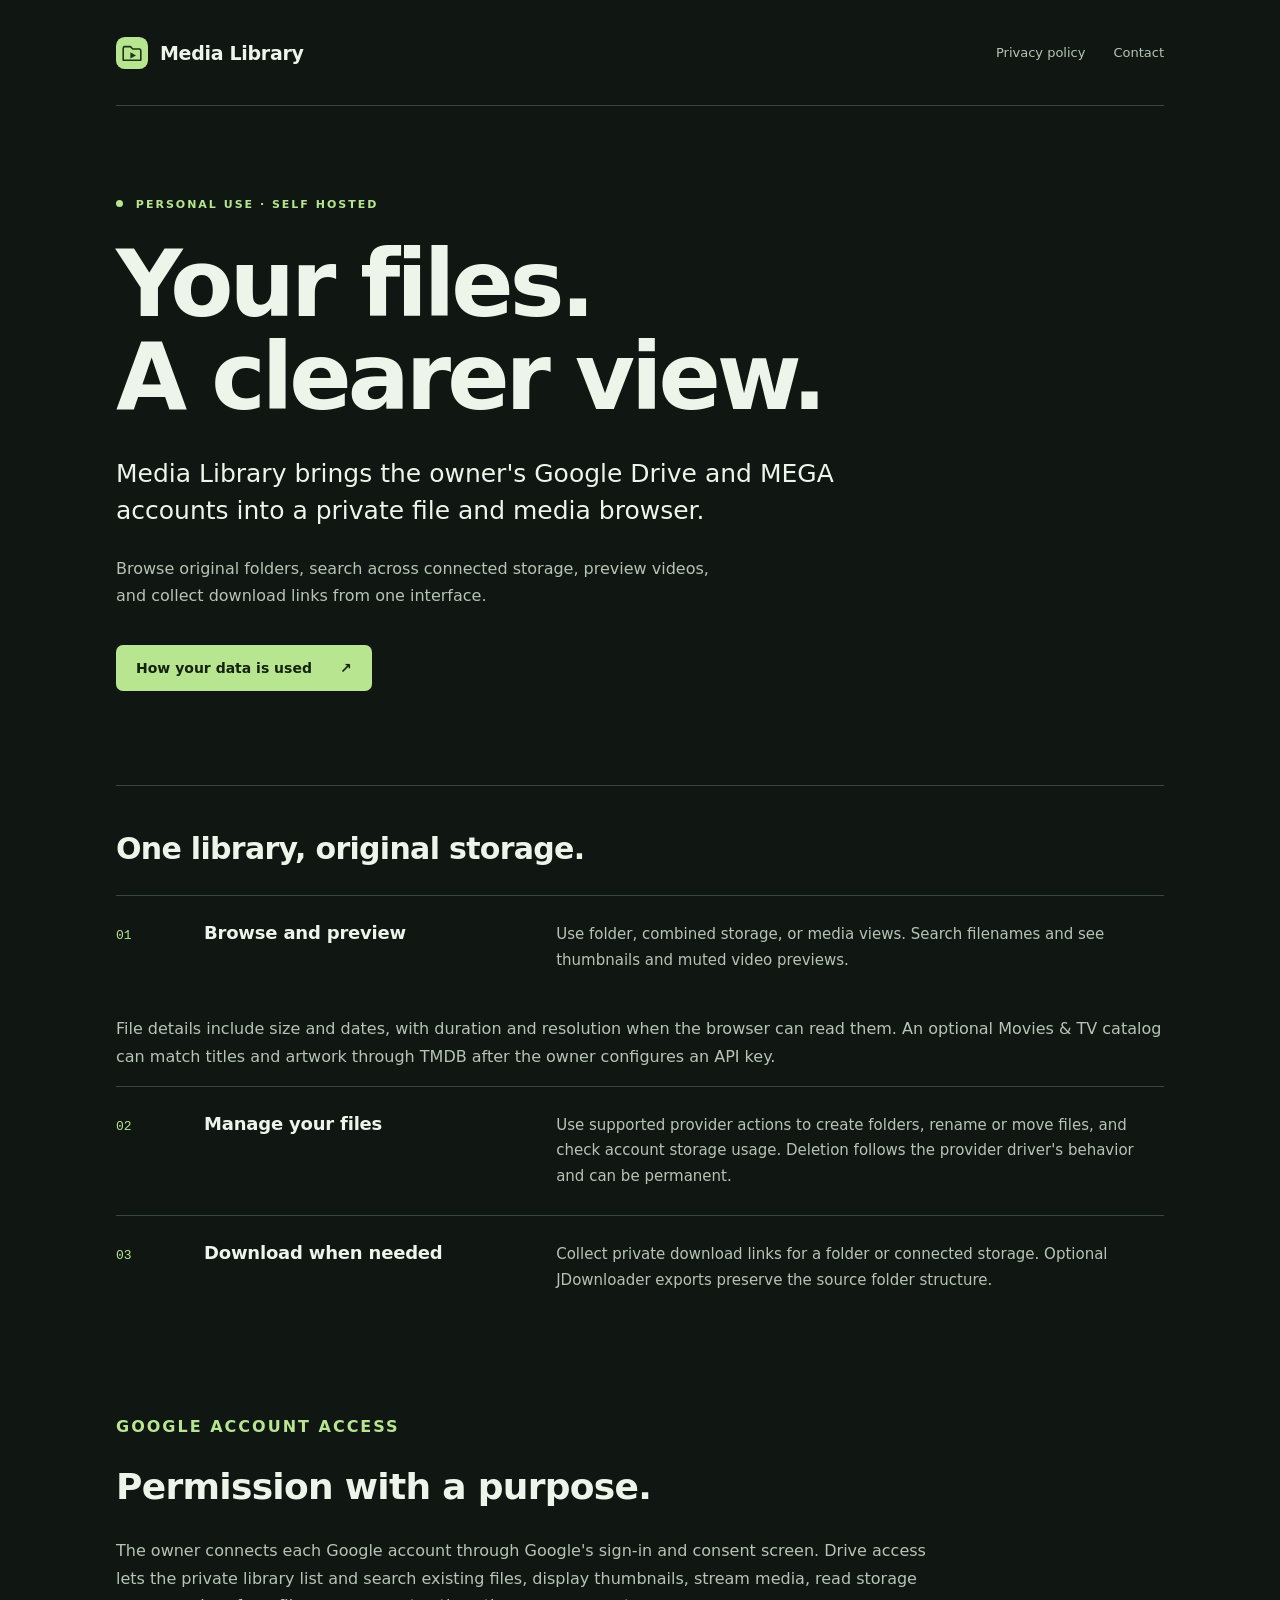
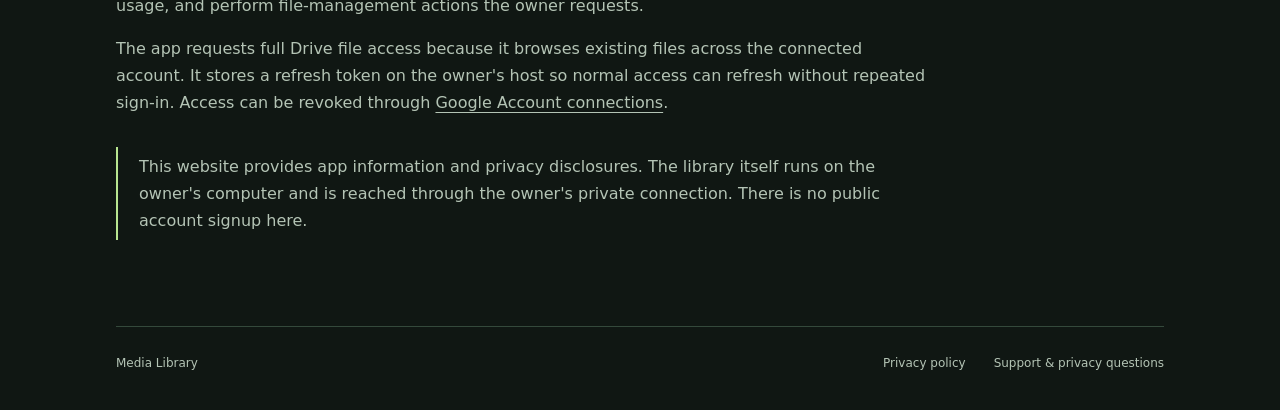
<file: index.html>
<!doctype html>
<html lang="en">
<head>
  <meta charset="utf-8">
  <meta name="viewport" content="width=device-width, initial-scale=1">
  <meta name="description" content="Media Library is a private, self-hosted browser for files and media in the owner's Google Drive and MEGA accounts.">
  <meta name="referrer" content="strict-origin-when-cross-origin">
  <meta http-equiv="Content-Security-Policy" content="default-src 'none'; style-src 'self'; img-src 'self'; base-uri 'none'; form-action 'none'">
  <link rel="canonical" href="https://rayaana.github.io/media-library-info/">
  <link rel="icon" href="icon.svg" type="image/svg+xml">
  <link rel="stylesheet" href="style.css">
  <title>Media Library — Private cloud media browser</title>
</head>
<body>
  <a class="skip" href="#main">Skip to content</a>
  <div class="shell">
    <header class="site-header">
      <a class="brand" href="./"><img src="icon.svg" width="32" height="32" alt="">Media Library</a>
      <nav aria-label="Main navigation"><a href="privacy.html">Privacy policy</a><a href="https://github.com/RayaanA/media-library-info/issues">Contact</a></nav>
    </header>
    <main id="main">
      <section class="hero" aria-labelledby="title">
        <p class="eyebrow"><span class="dot" aria-hidden="true"></span> PERSONAL USE · SELF HOSTED</p>
        <h1 id="title">Your files.<br>A clearer view.</h1>
        <p class="intro">Media Library brings the owner's Google Drive and MEGA accounts into a private file and media browser.</p>
        <p class="hero-detail">Browse original folders, search across connected storage, preview videos, and collect download links from one interface.</p>
        <a class="button" href="privacy.html">How your data is used <span aria-hidden="true">↗</span></a>
      </section>
      <section class="features" aria-labelledby="features-title">
        <h2 id="features-title">One library, original storage.</h2>
        <div class="feature"><span class="number" aria-hidden="true">01</span><h3>Browse and preview</h3><p>Use folder, combined storage, or media views. Search filenames and see thumbnails and muted video previews.</p></div>
        <p>File details include size and dates, with duration and resolution when the browser can read them. An optional Movies &amp; TV catalog can match titles and artwork through TMDB after the owner configures an API key.</p>
        <div class="feature"><span class="number" aria-hidden="true">02</span><h3>Manage your files</h3><p>Use supported provider actions to create folders, rename or move files, and check account storage usage. Deletion follows the provider driver's behavior and can be permanent.</p></div>
        <div class="feature"><span class="number" aria-hidden="true">03</span><h3>Download when needed</h3><p>Collect private download links for a folder or connected storage. Optional JDownloader exports preserve the source folder structure.</p></div>
      </section>
      <section class="access" aria-labelledby="access-title">
        <p class="eyebrow">GOOGLE ACCOUNT ACCESS</p>
        <h2 id="access-title">Permission with a purpose.</h2>
        <p>The owner connects each Google account through Google's sign-in and consent screen. Drive access lets the private library list and search existing files, display thumbnails, stream media, read storage usage, and perform file-management actions the owner requests.</p>
        <p>The app requests full Drive file access because it browses existing files across the connected account. It stores a refresh token on the owner's host so normal access can refresh without repeated sign-in. Access can be revoked through <a href="https://myaccount.google.com/connections">Google Account connections</a>.</p>
        <p class="notice">This website provides app information and privacy disclosures. The library itself runs on the owner's computer and is reached through the owner's private connection. There is no public account signup here.</p>
      </section>
    </main>
    <footer><span>Media Library</span><a href="privacy.html">Privacy policy</a><a href="https://github.com/RayaanA/media-library-info/issues">Support &amp; privacy questions</a></footer>
  </div>
</body>
</html>
</file>
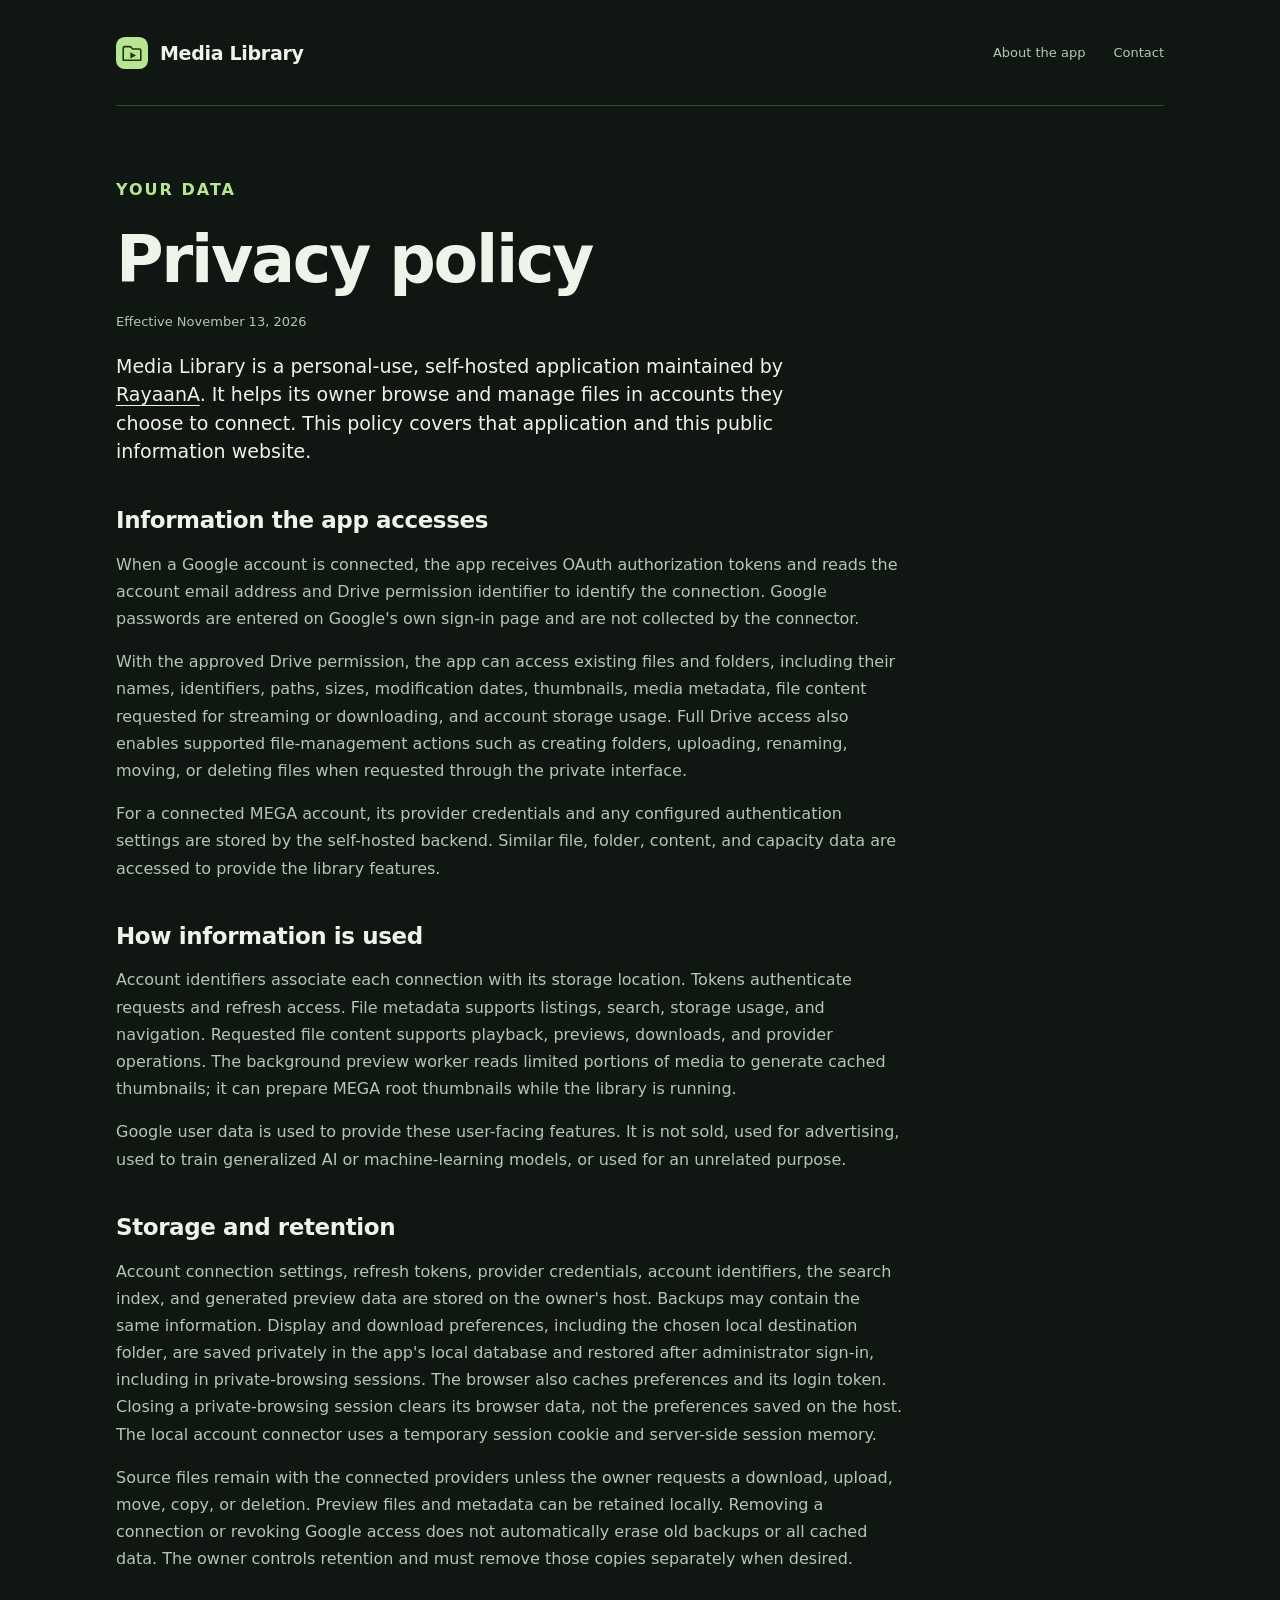
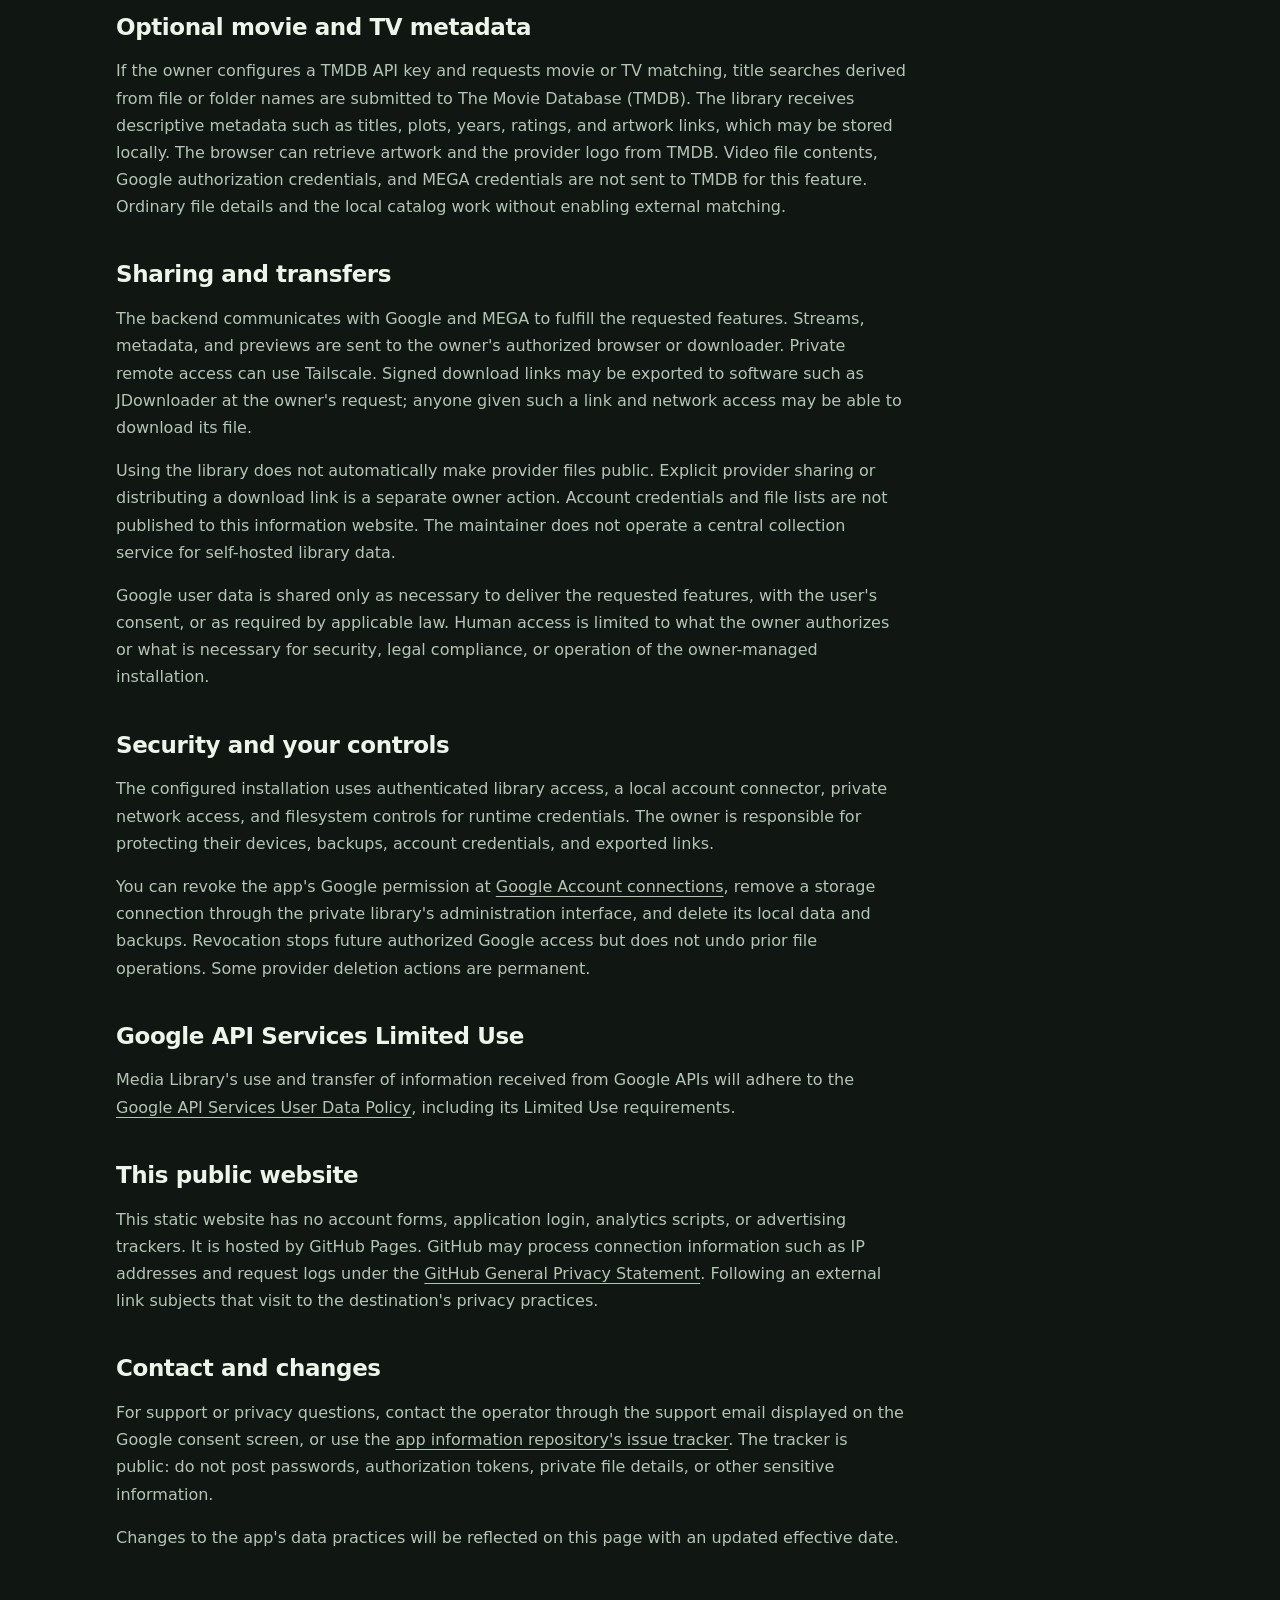
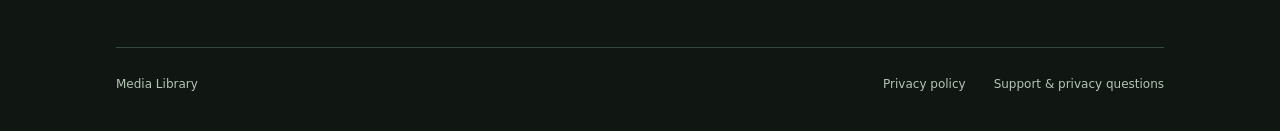
<file: privacy.html>
<!doctype html>
<html lang="en">
<head>
  <meta charset="utf-8">
  <meta name="viewport" content="width=device-width, initial-scale=1">
  <meta name="description" content="How Media Library accesses, uses, stores, and shares Google Drive and other connected account data.">
  <meta name="referrer" content="strict-origin-when-cross-origin">
  <meta http-equiv="Content-Security-Policy" content="default-src 'none'; style-src 'self'; img-src 'self'; base-uri 'none'; form-action 'none'">
  <link rel="canonical" href="https://rayaana.github.io/media-library-info/privacy.html">
  <link rel="icon" href="icon.svg" type="image/svg+xml">
  <link rel="stylesheet" href="style.css">
  <title>Privacy policy — Media Library</title>
</head>
<body>
  <a class="skip" href="#main">Skip to content</a>
  <div class="shell">
    <header class="site-header">
      <a class="brand" href="./"><img src="icon.svg" width="32" height="32" alt="">Media Library</a>
      <nav aria-label="Main navigation"><a href="./">About the app</a><a href="https://github.com/RayaanA/media-library-info/issues">Contact</a></nav>
    </header>
    <main id="main" class="policy">
      <p class="eyebrow">YOUR DATA</p>
      <h1>Privacy policy</h1>
      <p class="updated">Effective November 13, 2026</p>
      <p class="intro">Media Library is a personal-use, self-hosted application maintained by <a href="https://github.com/RayaanA">RayaanA</a>. It helps its owner browse and manage files in accounts they choose to connect. This policy covers that application and this public information website.</p>

      <h2>Information the app accesses</h2>
      <p>When a Google account is connected, the app receives OAuth authorization tokens and reads the account email address and Drive permission identifier to identify the connection. Google passwords are entered on Google's own sign-in page and are not collected by the connector.</p>
      <p>With the approved Drive permission, the app can access existing files and folders, including their names, identifiers, paths, sizes, modification dates, thumbnails, media metadata, file content requested for streaming or downloading, and account storage usage. Full Drive access also enables supported file-management actions such as creating folders, uploading, renaming, moving, or deleting files when requested through the private interface.</p>
      <p>For a connected MEGA account, its provider credentials and any configured authentication settings are stored by the self-hosted backend. Similar file, folder, content, and capacity data are accessed to provide the library features.</p>

      <h2>How information is used</h2>
      <p>Account identifiers associate each connection with its storage location. Tokens authenticate requests and refresh access. File metadata supports listings, search, storage usage, and navigation. Requested file content supports playback, previews, downloads, and provider operations. The background preview worker reads limited portions of media to generate cached thumbnails; it can prepare MEGA root thumbnails while the library is running.</p>
      <p>Google user data is used to provide these user-facing features. It is not sold, used for advertising, used to train generalized AI or machine-learning models, or used for an unrelated purpose.</p>

      <h2>Storage and retention</h2>
      <p>Account connection settings, refresh tokens, provider credentials, account identifiers, the search index, and generated preview data are stored on the owner's host. Backups may contain the same information. Display and download preferences, including the chosen local destination folder, are saved privately in the app's local database and restored after administrator sign-in, including in private-browsing sessions. The browser also caches preferences and its login token. Closing a private-browsing session clears its browser data, not the preferences saved on the host. The local account connector uses a temporary session cookie and server-side session memory.</p>
      <p>Source files remain with the connected providers unless the owner requests a download, upload, move, copy, or deletion. Preview files and metadata can be retained locally. Removing a connection or revoking Google access does not automatically erase old backups or all cached data. The owner controls retention and must remove those copies separately when desired.</p>

      <h2>Optional movie and TV metadata</h2>
      <p>If the owner configures a TMDB API key and requests movie or TV matching, title searches derived from file or folder names are submitted to The Movie Database (TMDB). The library receives descriptive metadata such as titles, plots, years, ratings, and artwork links, which may be stored locally. The browser can retrieve artwork and the provider logo from TMDB. Video file contents, Google authorization credentials, and MEGA credentials are not sent to TMDB for this feature. Ordinary file details and the local catalog work without enabling external matching.</p>

      <h2>Sharing and transfers</h2>
      <p>The backend communicates with Google and MEGA to fulfill the requested features. Streams, metadata, and previews are sent to the owner's authorized browser or downloader. Private remote access can use Tailscale. Signed download links may be exported to software such as JDownloader at the owner's request; anyone given such a link and network access may be able to download its file.</p>
      <p>Using the library does not automatically make provider files public. Explicit provider sharing or distributing a download link is a separate owner action. Account credentials and file lists are not published to this information website. The maintainer does not operate a central collection service for self-hosted library data.</p>
      <p>Google user data is shared only as necessary to deliver the requested features, with the user's consent, or as required by applicable law. Human access is limited to what the owner authorizes or what is necessary for security, legal compliance, or operation of the owner-managed installation.</p>

      <h2>Security and your controls</h2>
      <p>The configured installation uses authenticated library access, a local account connector, private network access, and filesystem controls for runtime credentials. The owner is responsible for protecting their devices, backups, account credentials, and exported links.</p>
      <p>You can revoke the app's Google permission at <a href="https://myaccount.google.com/connections">Google Account connections</a>, remove a storage connection through the private library's administration interface, and delete its local data and backups. Revocation stops future authorized Google access but does not undo prior file operations. Some provider deletion actions are permanent.</p>

      <h2>Google API Services Limited Use</h2>
      <p>Media Library's use and transfer of information received from Google APIs will adhere to the <a href="https://developers.google.com/terms/api-services-user-data-policy">Google API Services User Data Policy</a>, including its Limited Use requirements.</p>

      <h2>This public website</h2>
      <p>This static website has no account forms, application login, analytics scripts, or advertising trackers. It is hosted by GitHub Pages. GitHub may process connection information such as IP addresses and request logs under the <a href="https://docs.github.com/en/site-policy/privacy-policies/github-general-privacy-statement">GitHub General Privacy Statement</a>. Following an external link subjects that visit to the destination's privacy practices.</p>

      <h2>Contact and changes</h2>
      <p>For support or privacy questions, contact the operator through the support email displayed on the Google consent screen, or use the <a href="https://github.com/RayaanA/media-library-info/issues">app information repository's issue tracker</a>. The tracker is public: do not post passwords, authorization tokens, private file details, or other sensitive information.</p>
      <p>Changes to the app's data practices will be reflected on this page with an updated effective date.</p>
    </main>
    <footer><a href="./">Media Library</a><a href="privacy.html" aria-current="page">Privacy policy</a><a href="https://github.com/RayaanA/media-library-info/issues">Support &amp; privacy questions</a></footer>
  </div>
</body>
</html>
</file>
<file: style.css>
:root{color-scheme:dark;--bg:#101713;--surface:#17231c;--line:#34493b;--ink:#edf4e9;--muted:#b4c4b5;--accent:#b8e590;font-family:Inter,Segoe UI,system-ui,sans-serif;background:var(--bg);color:var(--ink)}
*{box-sizing:border-box}body{margin:0}a{color:inherit;text-underline-offset:4px}a:hover{color:var(--accent)}a:focus-visible{outline:2px solid var(--accent);outline-offset:6px}.shell{max-width:1120px;margin:auto;padding:0 36px}.site-header{min-height:106px;display:flex;justify-content:space-between;align-items:center;gap:24px;border-bottom:1px solid var(--line)}.brand{display:flex;align-items:center;gap:12px;font-size:19px;font-weight:650;text-decoration:none;letter-spacing:-.3px}nav{display:flex;gap:28px;font-size:13px}nav a{text-decoration:none;color:var(--muted)}.skip{position:absolute;left:20px;top:-100px;padding:14px;background:var(--accent);color:var(--bg);z-index:1}.skip:focus{top:12px}.hero{max-width:850px;padding:90px 0 94px}.eyebrow{font-size:11px;font-weight:700;letter-spacing:2px;color:var(--accent);margin:0 0 24px}.dot{display:inline-block;width:7px;height:7px;border-radius:50%;background:var(--accent);margin-right:7px;vertical-align:1px}h1{font-size:clamp(48px,7.5vw,92px);line-height:1.01;letter-spacing:-4px;font-weight:550;margin:0 0 30px}p{line-height:1.7;color:var(--muted)}.intro{font-size:clamp(19px,2.4vw,25px);line-height:1.5;max-width:740px;color:var(--ink)}.hero-detail{font-size:16px;max-width:600px}.button{display:inline-flex;align-items:center;gap:28px;background:var(--accent);color:#14220e;padding:15px 20px;border-radius:7px;font-size:14px;font-weight:650;text-decoration:none;margin-top:20px}.button:hover{color:#14220e;background:#cbefa9}h2{font-weight:550;font-size:30px;letter-spacing:-.7px;line-height:1.25;margin:0 0 28px}.features{border-top:1px solid var(--line);padding:44px 0 54px}.feature{display:grid;grid-template-columns:60px minmax(180px,.8fr) 1.5fr;gap:28px;align-items:baseline;border-top:1px solid var(--line);padding:26px 0}.number{font:13px ui-monospace,monospace;color:var(--accent)}.feature h3{font-size:18px;font-weight:550;letter-spacing:-.2px;margin:0}.feature p{font-size:15px;margin:0;max-width:580px}.access{max-width:820px;padding:40px 0 70px}.access h2{font-size:36px}.access p{font-size:16px}.notice{border-left:2px solid var(--accent);padding:6px 0 6px 21px;margin-top:30px}footer{border-top:1px solid var(--line);display:flex;flex-wrap:wrap;gap:14px 28px;align-items:center;padding:29px 0 40px;color:var(--muted);font-size:12px}footer>:first-child{margin-right:auto}footer a{text-decoration:none}.policy{max-width:790px;padding:70px 0 80px}.policy h1{font-size:clamp(44px,6vw,65px);letter-spacing:-2.3px}.policy h2{font-size:23px;letter-spacing:-.4px;margin:40px 0 14px}.policy p{font-size:16px}.policy .intro{font-size:19px}.policy .updated{font-size:13px;margin-top:-12px;color:var(--muted)}
@media(max-width:680px){.shell{padding:0 22px}.site-header{min-height:92px;flex-wrap:wrap;justify-content:flex-start;gap:12px;padding:20px 0}.brand{font-size:18px}nav{margin-left:auto;gap:18px;font-size:12px}.hero{padding:62px 0 68px}h1{letter-spacing:-2.4px}.feature{grid-template-columns:30px 1fr;gap:12px 20px}.feature p{grid-column:2}.features{padding-top:32px}h2{font-size:27px}.access{padding-top:20px}.access h2{font-size:30px}.policy{padding-top:48px}footer>:first-child{flex-basis:100%}}
@media(prefers-reduced-motion:reduce){*{scroll-behavior:auto!important}}
</file>
